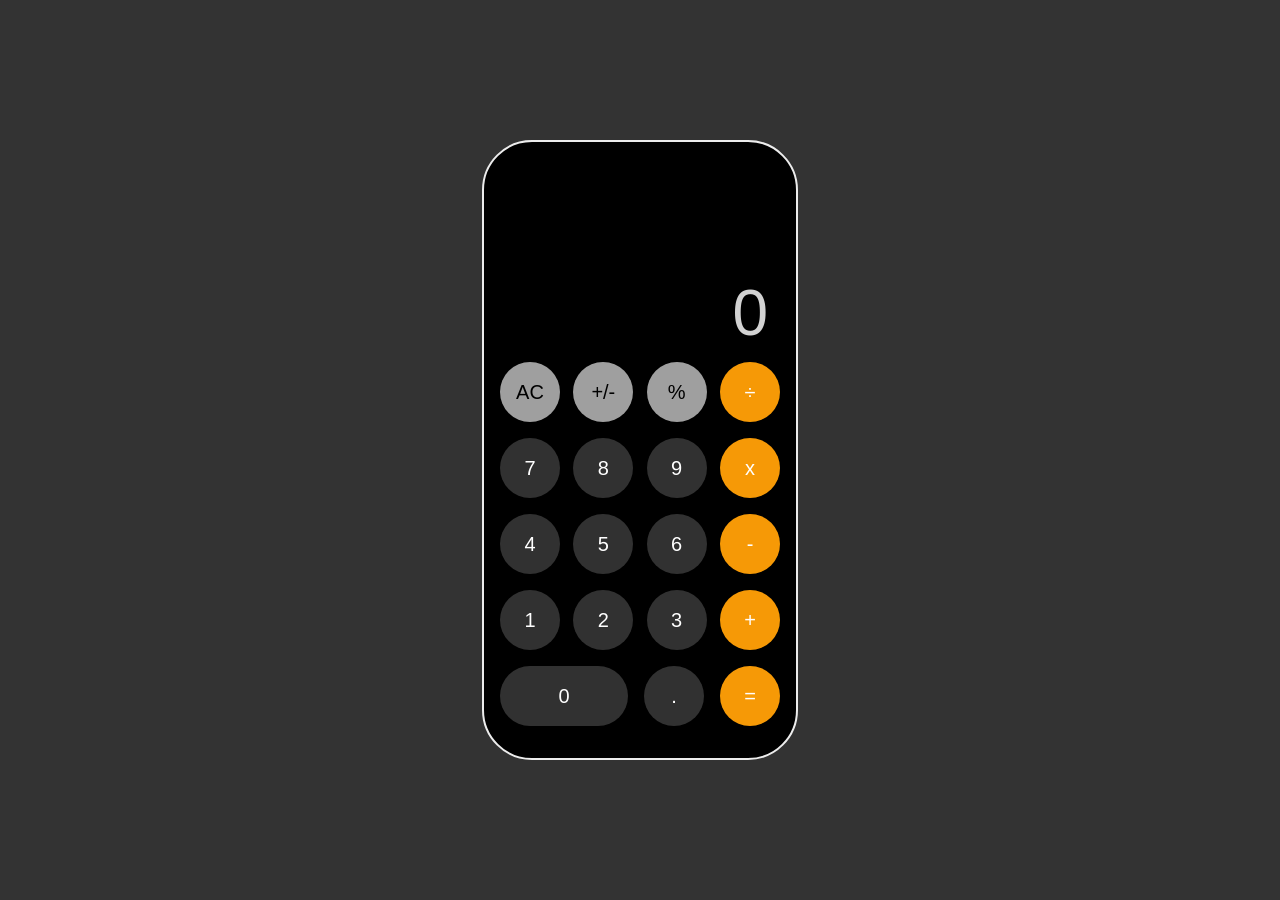
<file: index.html>
<!DOCTYPE html>
<html lang=>
<head>
    <meta charset="UTF-8">
    <meta name="viewport" content="width=device-width, initial-scale=1.0">
    <title>Калькулятор</title>

    <link rel="stylesheet" href="styles.css">
</head>
<body>
<main id="main">
  <form id="calc_form">
    <div class="calc_header">
      <input type="text" disabled id="output" class="calc_output" value="0" />
    </div>
    <div class="calc_footer">
      <div class="btn_group">
        <button data-type="clear" type="reset" value="clear" class="btn btn-grey">
          AC
        </button>
        <button data-type="operator" value="+-" class="btn btn-grey">
          +/-
        </button>
        <button data-type="operator" value="%" class="btn btn-grey">
          %
        </button>
        <button data-type="operator" value="/" class="btn btn-orange">
          ÷
        </button>
      </div>
      <div class="btn_group">
        <button data-type="operand" value="7" class="btn btn-dark-grey" id="7">
          7
        </button>
        <button data-type="operand" value="8" class="btn btn-dark-grey">
          8
        </button>
        <button data-type="operand" value="9" class="btn btn-dark-grey">
          9
        </button>
        <button data-type="operator" value="*" class="btn btn-orange">
          x
        </button>
      </div>
      <div class="btn_group">
        <button data-type="operand" value="4" class="btn btn-dark-grey">
          4
        </button>
        <button data-type="operand" value="5" class="btn btn-dark-grey">
          5
        </button>
        <button data-type="operand" value="6" class="btn btn-dark-grey">
          6
        </button>
        <button data-type="operator" value="-" class="btn btn-orange">
          -
        </button>
      </div>
      <div class="btn_group">
        <button data-type="operand" value="1" class="btn btn-dark-grey">
          1
        </button>
        <button data-type="operand" value="2" class="btn btn-dark-grey">
          2
        </button>
        <button data-type="operand" value="3" class="btn btn-dark-grey">
          3
        </button>
        <button data-type="operator" value="+" class="btn btn-orange">
          +
        </button>
      </div>
      <div class="btn_group">
        <button data-type="operand" value="0" class="btn btn-grow btn-dark-grey">
          0
        </button>
        <button data-type="operand" value="." class="btn btn-dark-grey">
          .
        </button>
        <button value="=" data-type="operator" class="btn btn-orange">
          =
        </button>
      </div>
    </div>
  </form>
</main>

    <script src="script.js"></script>
</body>
</html>
</file>
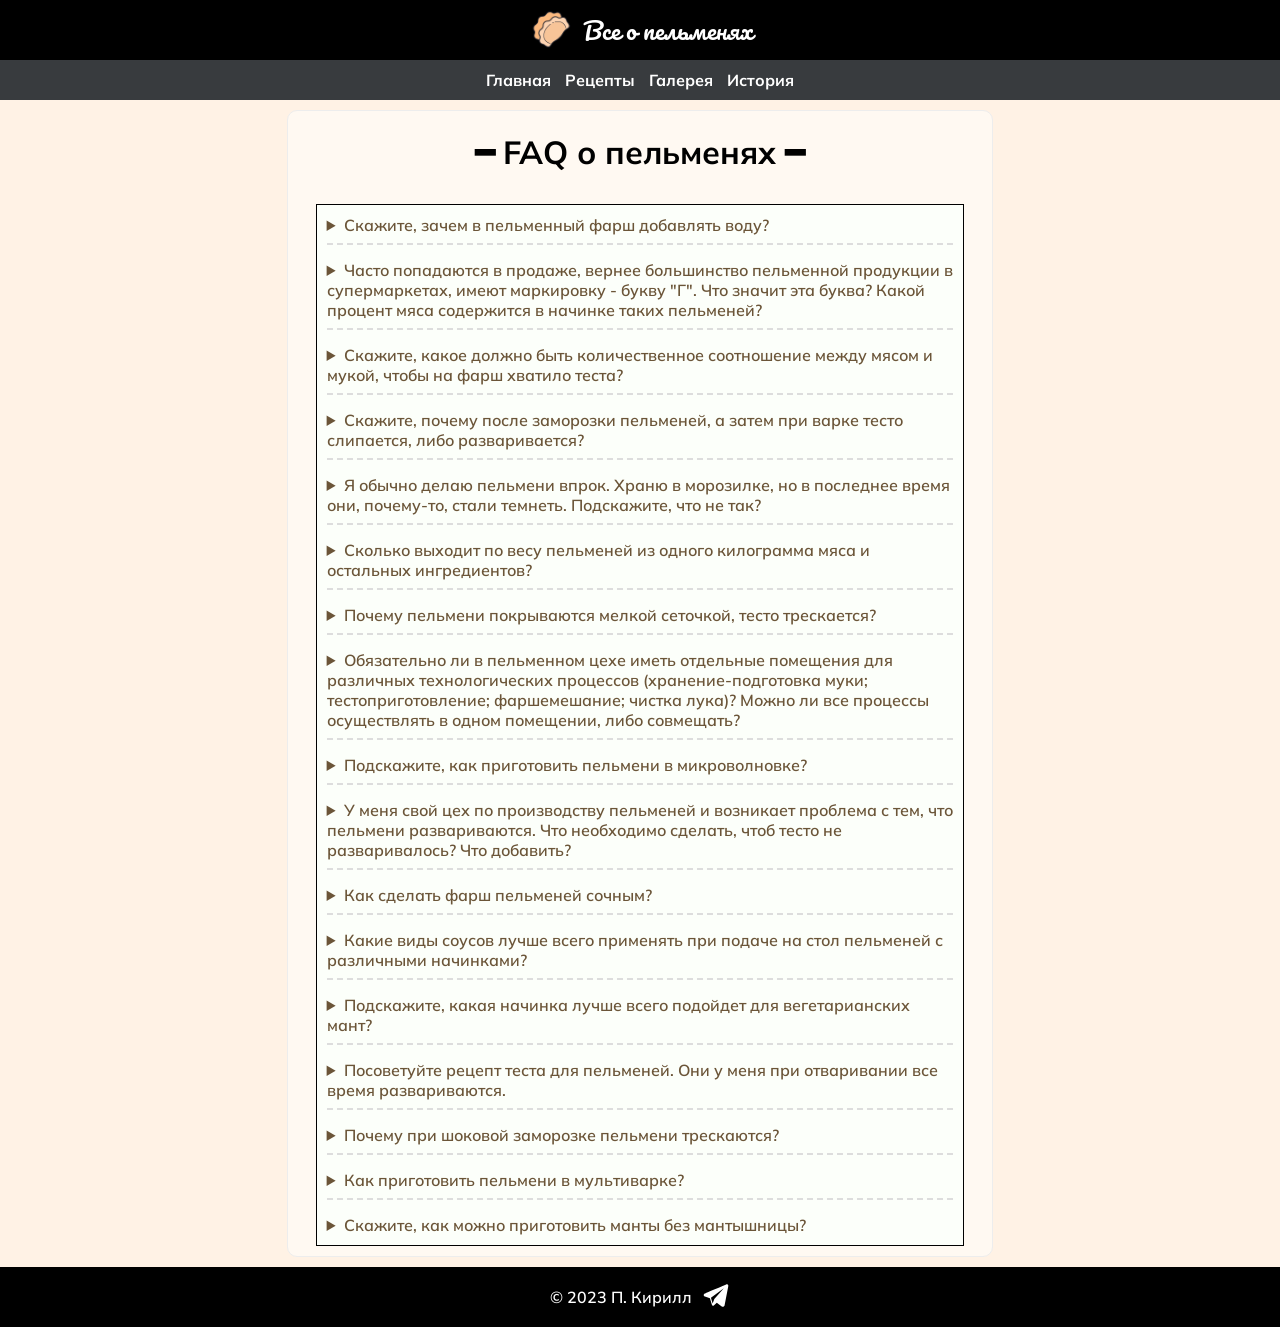
<file: faq.html>
<!DOCTYPE html>
<html>
<head>
  <meta charset="UTF-8">
  <meta name="viewport" content="width=device-width, initial-scale=1.0">

  <link rel="stylesheet" href="css/style.css">
  <link rel="shortcut icon" href="static/images/logo.png" type="image/x-icon">

  <title>Все о пельменях</title>

  <style>
    .sects {
      text-align: center;
      list-style-type: none;
    }

    .sects li {
      font-size: 20px;
      font-weight: 650;
    }

    .faq {
        text-align: left;
        padding: 10px;
        background-color: #FCFFFA;
        border: 1px solid black;

        margin: 10px;
    }

    details {
        color: #993300;
    }

    summary {
        color: #6B5538;
        cursor: pointer;
    }
    
    .hr_faq {
        padding: 0;
        height: 0;
        border: none;
        border-top: 2px dashed #ddd;
        width: 100%;
    }
  </style>
</head>
<body>
  <header>
      <a href="/"><img class="logo" src="static/images/logo.png" alt=""></a>
      <a href="/"><h2>Все о пельменях</h2></a>
  </header>
  <nav>
    <a href="/">Главная</a>
    <a href="/recipes.html">Рецепты</a>
    <a href="/gallery.html">Галерея</a>
    <a href="/history.html">История </a>
  </nav>
  <main>
    <div class="container">
        <h1>FAQ о пельменях</h1>
        <div class="faq">
            <details>
                <summary>Скажите, зачем в пельменный фарш добавлять воду?</summary>
                <p>Воду в пельменный фарш добавляют для того, чтобы он был сочным и нежным.</p>
            </details>

            <hr class="hr_faq">

            <details>
                <summary>Часто попадаются в продаже, вернее большинство пельменной продукции в супермаркетах, имеют маркировку - букву "Г". Что значит эта буква? Какой процент мяса содержится в начинке таких пельменей?</summary>
                <p>Эта маркировка означает процент содержания мяса в фарше. Всего существует пять маркировок: А, Б, В, Г, Д. Фарш пельменей категории А содержит не менее 80% мяса; категории Б – 60-80% мяса; категории В – 40-60% мяса; категории Г – 20-40% мяса; категории Д – менее 20% мяса.</p>
            </details>

            <hr class="hr_faq">

            <details>
                <summary>Скажите, какое должно быть количественное соотношение между мясом и мукой, чтобы на фарш хватило теста?</summary>
                <p>Чтобы на фарш хватило теста, попробуйте взять фактически равное соотношение муки и мяса, то есть на 1 кг мяса 3-4 стакана муки.</p>
            </details>
            
            <hr class="hr_faq">
            <details>
                <summary>Скажите, почему после заморозки пельменей, а затем при варке тесто слипается, либо разваривается?</summary>
                <p>Пельмени могут развариваться из-за того, что при их приготовлении использовалась мука с низким содержанием клейковины или в тесто было добавлено мало яиц. Также не забывайте о том, что пельмени следует варить небольшими порциями в кипящей подсоленной воде (после всплытия варить в течение 5-7 минут).
                    Что касается слипания пельменей, то при варке в воду нужно добавить немного растительного масла, а в готовые пельмени положить сливочное масло, и оставить их остывать в посуде, не накрывая крышкой.</p>
            </details>

            <hr class="hr_faq">
            <details>
                <summary>Я обычно делаю пельмени впрок. Храню в морозилке, но в последнее время они, почему-то, стали темнеть. Подскажите, что не так?</summary>
                <p>Трудно сказать, в чем может быть дело. Возможно, немного изменилась рецептура, стало больше лука или соли (именно из-за них тесто может потемнеть при хранении), возможно, изменилось качество муки или лепешки теста стали слишком тонкими и сквозь них просвечивает фарш. Вспомните, не происходило ли каких-то изменений, которые могли привести к таким последствиям.</p>
            </details>

            <hr class="hr_faq">
            <details>
                <summary>Сколько выходит по весу пельменей из одного килограмма мяса и остальных ингредиентов?</summary>
                <p>В зависимости от количества добавляемых ингредиентов, с одного килограмма мяса выходит около двух килограммов пельменей.</p>
            </details>

            <hr class="hr_faq">
            <details>
                <summary>Почему пельмени покрываются мелкой сеточкой, тесто трескается?</summary>
                <p>Тесто может трескаться из-за того, что в фарше много жидкости, которая при застывании расширяется и рвет тесто.</p>
            </details>

            <hr class="hr_faq">
            <details>
                <summary>Обязательно ли в пельменном цехе иметь отдельные помещения для различных технологических процессов (хранение-подготовка муки; тестоприготовление; фаршемешание; чистка лука)? Можно ли все процессы осуществлять в одном помещении, либо совмещать?</summary>
                <p>Да, цех должен быть оборудован отельными помещениями для хранения, подготовки и выпуска продукции.</p>
            </details>

            <hr class="hr_faq">
            <details>
                <summary>Подскажите, как приготовить пельмени в микроволновке?</summary>
                <p>Для приготовления пельменей в микроволновке нужно взять подходящую глубокую посуду, уложить на ее дно в один слой около 15 штук пельменей, залить половиной стакана воды (пельмени должны быть залиты примерно наполовину). Затем посолить и добавить лавровый лист по вкусу. При этом учтите, что воды в данном случае берется немного, поэтому не пересолите с непривычки. После этого закрыть кастрюлю крышкой или тарелкой меньшего диаметра. Поставить посуду в микроволновку на 6-10 минут при мощности 800 Вт. После этого пельмени можно либо оставить еще на 5 минут потомиться в закрытой микроволновке, либо сразу же достать и подавать к столу.</p>
            </details>

            <hr class="hr_faq">
            <details>
                <summary>У меня свой цех по производству пельменей и возникает проблема с тем, что пельмени развариваются. Что необходимо сделать, чтоб тесто не разваривалось? Что добавить?</summary>
                <p>Если пельмени не варятся дольше положенного времени, то возможно дело в муке, в которой не хватает клейковины. Попробуйте использовать другую марку муки.</p>
            </details>

            <hr class="hr_faq">
            <details>
                <summary>Как сделать фарш пельменей сочным?</summary>
                <p>Попробуйте сделать фарш из двух видов мяса, например, говядины и свинины. И добавьте туда лука и воды.</p>
            </details>

            <hr class="hr_faq">
            <details>
                <summary>Какие виды соусов лучше всего применять при подаче на стол пельменей с различными начинками?</summary>
                <p>На самом деле на этот вопрос нет верного ответа, так как вкусы у всех разные. Обычно к мясной начинке хорошо идут соусы с томатами и другими овощами, а к овощной или грибной начинке соусы со сметаной или майонезом. Но кому-то может нравиться и абсолютно противоположный вариант. Поэтому, если Вы принимаете гостей, то лучше сделать понемногу разных соусов и, конечно же, подать их отдельно от пельменей, чтобы каждый мог выбрать то, что ему по нраву.</p>
            </details>

            <hr class="hr_faq">
            <details>
                <summary>Подскажите, какая начинка лучше всего подойдет для вегетарианских мант?</summary>
                <p>Очень вкусные вегетарианские манты получаются из картофеля с тыквой. Для приготовления такой начинки нужно нарезать сырые картофель и тыкву мелкими кубиками, поперчить и посолить. А при лепке мант добавлять в каждую по маленькому кусочку сливочного масла, как в пирожки.</p>
            </details>

            <hr class="hr_faq">
            <details>
                <summary>Посоветуйте рецепт теста для пельменей. Они у меня при отваривании все время развариваются.</summary>
                <p>Попробуйте приготовить тесто, используя следующее сочетание ингредиентов:</p>
                <ul>
                    <li>Мука – 1 стакан</li>
                    <li>Яйца – 1 шт.</li>
                    <li>Вода – 1/4 стакана</li>
                    <li>Соль – по вкусу</li>
                </ul>
                <p>Если тесто будет получаться крутоватым, добавьте водички. Тесто по этому рецепту всегда получается хорошим и годится, как для пельменей, так и для мант, беляшей и даже домашней лапши.</p>
            </details>

            <hr class="hr_faq">
            <details>
                <summary>Почему при шоковой заморозке пельмени трескаются?</summary>
                <p>Это может происходить, потому что перед шоковой заморозкой пельмени предварительно не подержали какое-то время в морозильной камере.</p>
            </details>

            <hr class="hr_faq">
            <details>
                <summary>Как приготовить пельмени в мультиварке?</summary>
                <p>Поскольку разные марки и модели мультиварок имеют свои индивидуальные характеристики, то способ приготовления в них пельменей придется искать опытным путем. Но все же есть в этом деле и общие принципы, так для приготовления блюда в чаше мультиварки нужно на 500 г пельменей взять 100 мл воды, добавить 1 ст. ложку сливочного масла и соль по вкусу. После чего включить режим "Рис", "Выпечка" и т.д. (идеальный режим для приготовления пельменей в вашей мультиварке, как было сказано выше придется подбирать вручную). В процессе приготовления можно перемешать пельмени.</p>
            </details>

            <hr class="hr_faq">
            <details>
                <summary>Скажите, как можно приготовить манты без мантышницы?</summary>
                <p>Для приготовления мант подойдет любая пароварка. Также можно устроить водяную баню. Для этого нужно взять большую кастрюлю, поместить в нее небольшую глубокую тарелку (ее нужно намазать растительным маслом и неплотно уложить на нее манты) и накрыть другой тарелкой. В кастрюлю налить воду (при этом она не должна доходить до края тарелки). Затем закрыть кастрюлю крышкой и поставить на очень слабый огонь. После закипания воды нужно варить манты в течение 30-40 минут.</p>
            </details>
            
        </div>
    </div>
</main>
  <footer>
    <p>© 2023 П. Кирилл</p>
    <a style="margin-left: 10px;" href="https://t.me/ku6ik_ru6ika" target="_blank"><img width="28px" src="static/images/telegram.svg" alt=""></a>
  </footer>
</body>
</html>
</file>
<file: styles.css>
*,
*::after,
*::before {
  padding: 0px;
  margin: 0px;
  font-family: inherit;
}

body {
  background-color: #333333;
  display: flex;
  align-items: center;
  justify-content: center;
  font-size: 16px;
}

body,
html {
  height: 100vh;
  font-family: sans-serif;
}

button {
  cursor: pointer;
  border: 0px;
}

input[type="text"] {
  background-color: transparent;
  text-align: end;
  width: 100%;
  color: #d2d2d2;
  border: 0px;
  font-size: 4rem;
}

#main {
  border: 2px solid #ededed;
  border-radius: 50px;
  width: 100%;
  max-width: 280px;
  background-color: #000000;
  padding: 2rem 1rem;
}

.calc_header {
  margin-top: 90px;
  padding: 12px;
}

.calc_footer > * + * {
  margin-top: 1rem;
}

.calc_footer > *:last-child {
  gap: 1rem;
}

.btn_group {
  display: flex;
  justify-content: space-between;
  align-items: center;
  gap: 0.3rem;
}

.btn {
  display: flex;
  justify-content: center;
  align-items: center;
  border-radius: 50%;
  width: 60px;
  height: 60px;
  color: #ffffff;
  font-size: 20px;
  transition: all 0.3s cubic-bezier(0.19, 1, 0.22, 1);
}

.btn.btn-grow {
  flex-grow: 1;
  border-radius: 40px;
}

.btn:hover {
  transform: translate(-2px, -3px);
}

.btn.active {
  background-color: #ffffff;
  color: #f69906;
}

.btn-grey {
  background-color: #9f9f9f;
  color: #000;
}

.btn-grey:hover {
  background-color: #ededed;
}

.btn-dark-grey {
  background-color: #313131;
}

.btn-dark-grey:hover {
  background-color: #999999;
}

.btn-orange {
  background-color: #f69906;
}

.btn-orange:hover {
  background-color: orange;
}
</file>
<file: css/style.css>
@import url('https://fonts.googleapis.com/css2?family=Mulish:ital,wght@0,200;0,300;0,400;0,500;0,600;0,700;0,800;0,900;0,1000;1,200;1,300;1,400;1,500;1,600;1,700;1,800;1,900;1,1000&family=Pacifico&display=swap');
@import url('https://fonts.googleapis.com/css2?family=Mulish:ital,wght@0,200;0,300;0,400;0,500;0,600;0,700;0,800;0,900;0,1000;1,200;1,300;1,400;1,500;1,600;1,700;1,800;1,900;1,1000&family=Pacifico&display=swap');

body {
    padding: 0;
    margin: 0;
    background-color: #FFF2E5;
    font-family: 'Mulish', sans-serif;
    font-weight: 600;

    display: flex;
    flex-direction: column;
    min-height: 100vh;
}

header {
    display: flex;
    align-items: center;
    justify-content: center;
    height: 60px;
    background-color: black;
    color: white;
    position: sticky;
    top:0
}

header a {
    text-decoration: none;
    color: white;
}

header a:hover {
    color: #CACACA;
}

header h2 {
    margin-left: 10px;
    font-family: 'Mulish', sans-serif;
    font-family: 'Pacifico', cursive;
    font-weight: 100;
}

header h2:hover {
    color: #CACACA;
    cursor: pointer;
}

.logo {
    width: 45px;
}


main {
    width: 55%;
    margin: 10px auto;
    background-color: #FFF9F2;
    border-radius: 10px;
    border: 1px solid #EDEDED;

    display: flex;
    flex-direction: column;
    min-height: 100vh;
    flex: 1 0 auto;
}

.container {
    width: 95%;
    margin: 0 auto;

    display: flex;
    flex-direction: column;
    /* justify-content: center;
    align-items: center; */
}

hr {
    margin-bottom: 15px;
    width: 80%;
}

main h1::before {
    content: "━ ";
}

main h1::after {
    content: " ━";
}

main h2 {
    font-weight: 800;
}

main h2::before {
    content: "⁃ ";
}

.pic {
    border-radius: 5px;
    cursor: pointer;
}

.main-pic {
    margin-right: 35px;
    text-align: center;
}


main h1 {
    text-align: center;
    
}

main ul {
    list-style-type: square;
}


b {
    font-weight: 900;
}

footer {
    display: flex;
    text-align: center;
    justify-content: center;
    align-items: center;

    height: 60px;
    background-color: black;
    color: white;
}

nav {
    background-color: #383B3E;
    display: flex;
    align-items: center;
    justify-content:center;
    height: 40px;
}

nav a {
    font-weight:  700;
    text-decoration: none;
    margin: 0 7px;
    color: white;
    
}

nav a:hover {
    color: #CACACA;
    text-decoration: none;
}

a {
    text-decoration: none;
    color: black;
}

a:hover {
   text-decoration: underline;
}


.leftimg {
    float:left;
    margin: 7px 7px 7px 0;
   }
.rightimg  {
    float: right;
    margin: 7px 0 7px 7px;
}    

@media screen and (max-width: 1024px) {
    main {
        width: 100%;
        margin: 0;
        padding: 0;
        font-size: 14px;
    }

    .step {
        font-size: 12px;
    }
    
}
</file>
